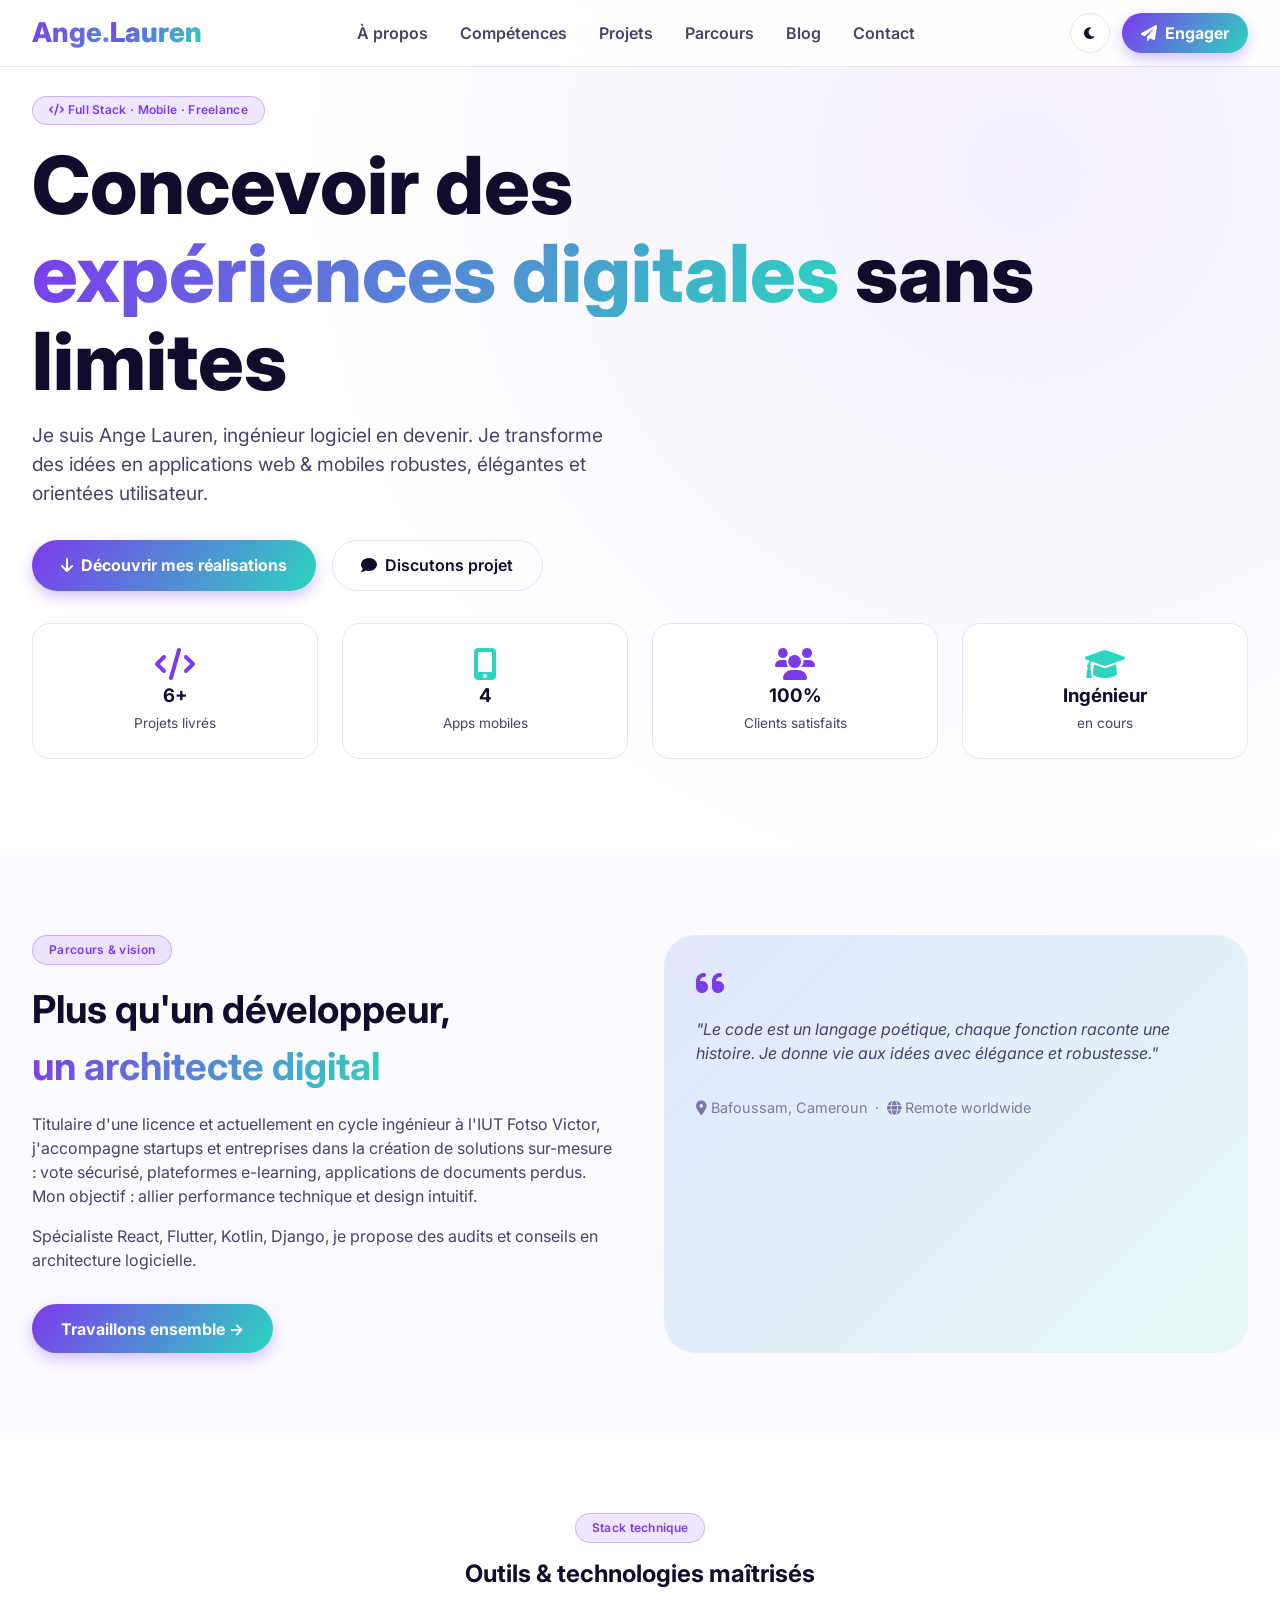
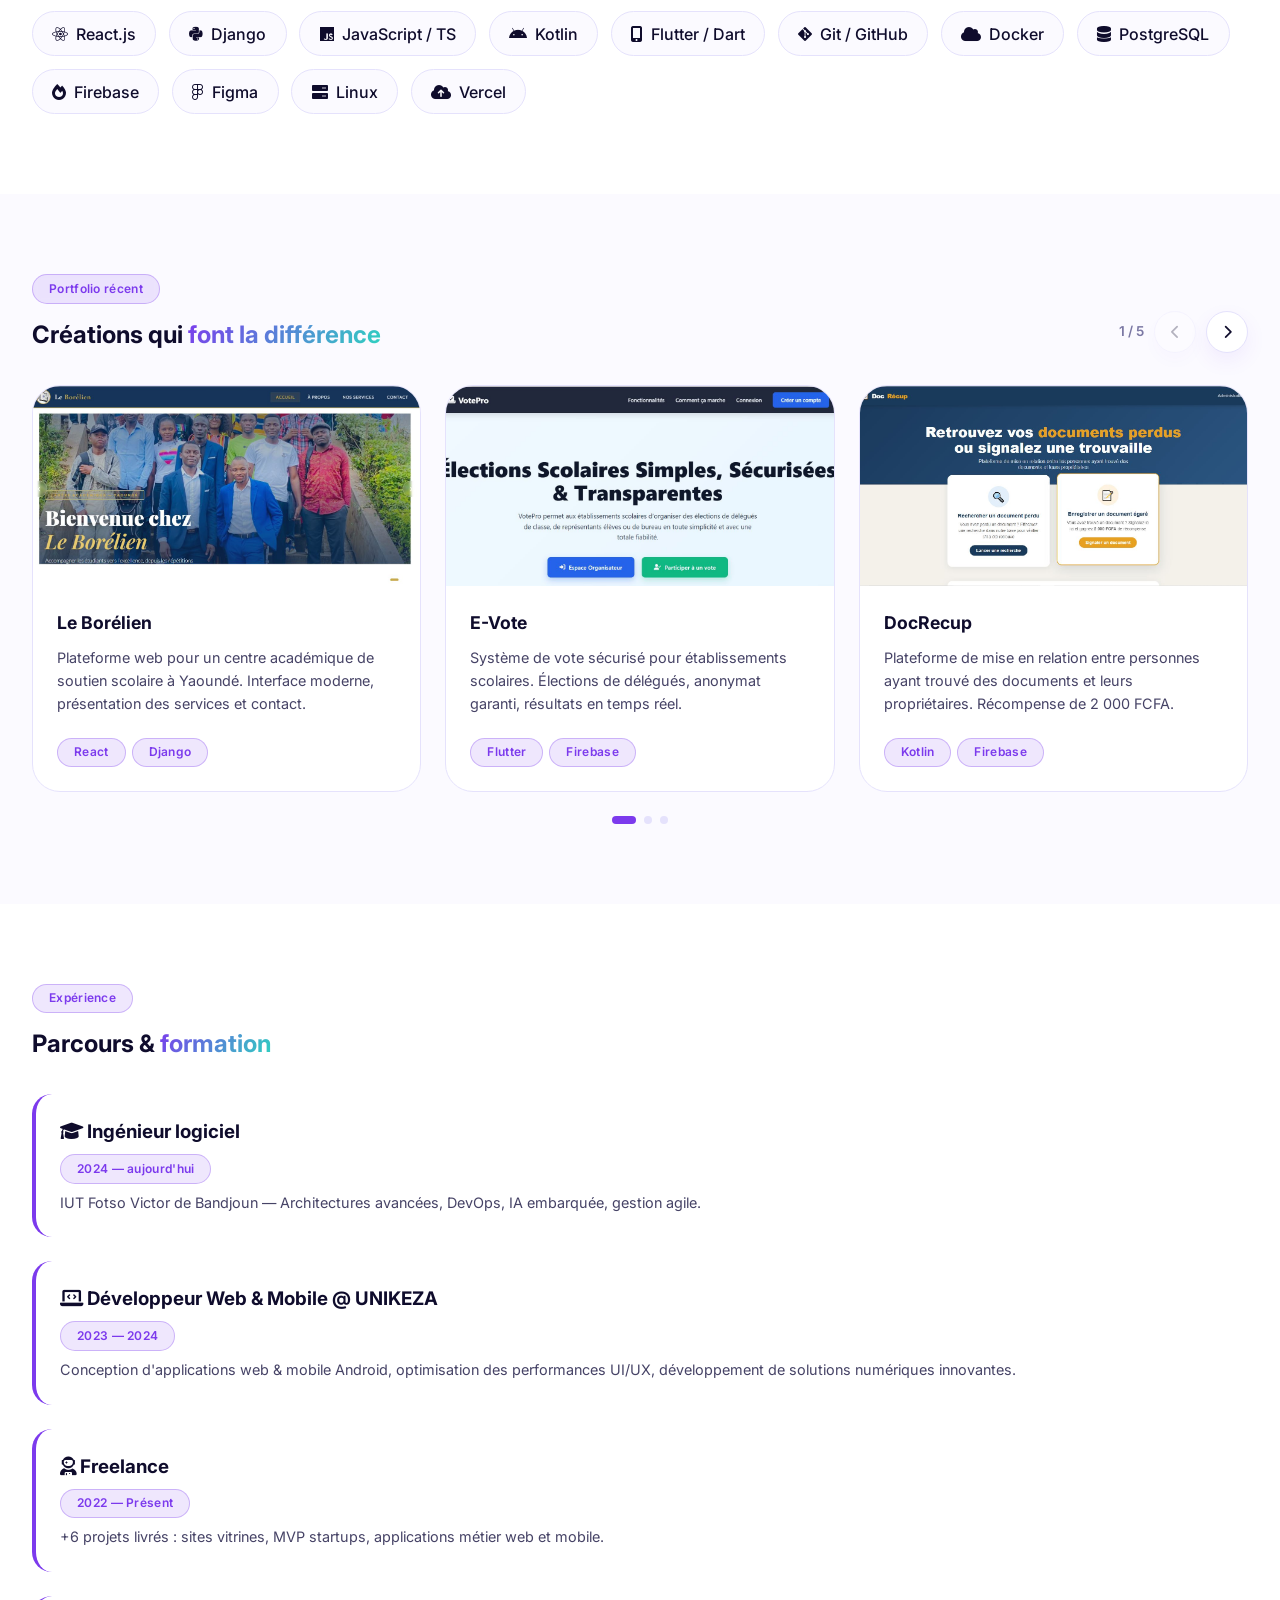
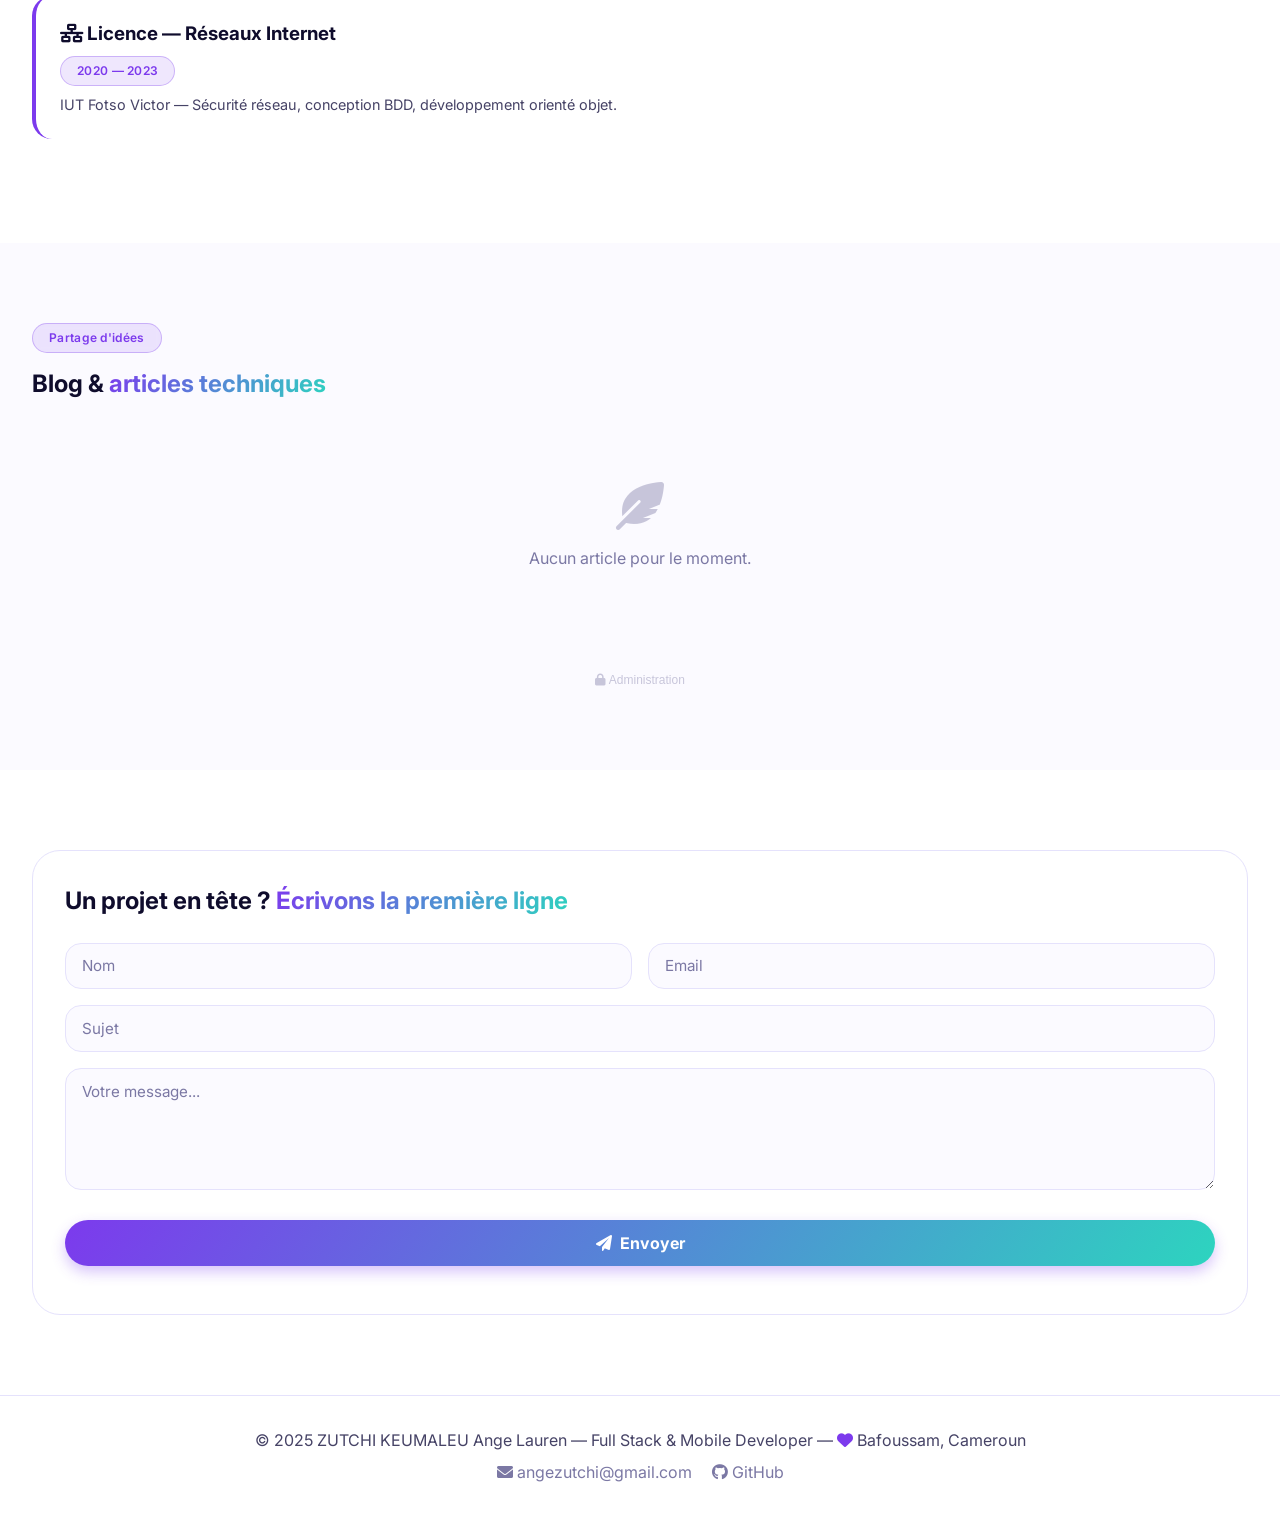
<file: index.html>
<!DOCTYPE html>
<html lang="fr" data-theme="light">
<head>
  <meta charset="UTF-8">
  <meta name="viewport" content="width=device-width, initial-scale=1.0">
  <title>Ange Lauren · Full Stack & Mobile Dev · Portfolio</title>
  <link href="https://fonts.googleapis.com/css2?family=Inter:opsz,wght@14..32,300;14..32,400;14..32,600;14..32,700;14..32,800&display=swap" rel="stylesheet">
  <link rel="stylesheet" href="https://cdnjs.cloudflare.com/ajax/libs/font-awesome/6.0.0-beta3/css/all.min.css">
  <link rel="stylesheet" href="style.css">
</head>
<body>

  <!-- ═══ NAV ═══ -->
  <nav>
    <div class="logo">Ange.<span class="grad-text">Lauren</span></div>
    <ul class="nav-links">
      <li><a href="#about">À propos</a></li>
      <li><a href="#skills">Compétences</a></li>
      <li><a href="#projects">Projets</a></li>
      <li><a href="#journey">Parcours</a></li>
      <li><a href="#blog">Blog</a></li>
      <li><a href="#contact">Contact</a></li>
    </ul>
    <div style="display:flex; gap:12px; align-items:center;">
      <button class="theme-toggle" id="themeToggle"><i class="fas fa-moon"></i></button>
      <a href="#contact" class="btn-primary" style="padding:0.5rem 1.2rem;"><i class="fas fa-paper-plane"></i> Engager</a>
    </div>
  </nav>

  <main>

    <!-- ═══ HERO ═══ -->
    <div class="hero">
      <div class="container">
        <span class="badge-glow"><i class="fas fa-code"></i> Full Stack · Mobile · Freelance</span>
        <h1 style="margin:1rem 0 0.5rem;">
          Concevoir des <span class="grad-text">expériences digitales</span> sans limites
        </h1>
        <p style="font-size:1.2rem; color:var(--text-muted); max-width:600px; margin:1rem 0 2rem;">
          Je suis Ange Lauren, ingénieur logiciel en devenir. Je transforme des idées en applications
          web &amp; mobiles robustes, élégantes et orientées utilisateur.
        </p>
        <div style="display:flex; gap:16px; flex-wrap:wrap;">
          <a href="#projects" class="btn-primary"><i class="fas fa-arrow-down"></i> Découvrir mes réalisations</a>
          <a href="#contact" class="btn-outline"><i class="fas fa-comment"></i> Discutons projet</a>
        </div>
        <div class="stats-grid">
          <div class="stat-card">
            <i class="fas fa-code" style="font-size:2rem; color:var(--purple);"></i>
            <h3>6+</h3><span>Projets livrés</span>
          </div>
          <div class="stat-card">
            <i class="fas fa-mobile-alt" style="font-size:2rem; color:var(--teal);"></i>
            <h3>4</h3><span>Apps mobiles</span>
          </div>
          <div class="stat-card">
            <i class="fas fa-users" style="font-size:2rem; color:var(--purple);"></i>
            <h3>100%</h3><span>Clients satisfaits</span>
          </div>
          <div class="stat-card">
            <i class="fas fa-graduation-cap" style="font-size:2rem; color:var(--teal);"></i>
            <h3>Ingénieur</h3><span>en cours</span>
          </div>
        </div>
      </div>
    </div>

    <!-- ═══ À PROPOS ═══ -->
    <section id="about" style="background:var(--bg-secondary);">
      <div class="container">
        <div class="about-grid" style="display:grid; grid-template-columns:1fr 1fr; gap:3rem;">
          <div>
            <span class="badge-glow">Parcours &amp; vision</span>
            <h2 style="font-size:2.4rem; margin:1rem 0; color:var(--text);">
              Plus qu'un développeur, <span class="grad-text">un architecte digital</span>
            </h2>
            <p style="color:var(--text-muted);">
              Titulaire d'une licence et actuellement en cycle ingénieur à l'IUT Fotso Victor,
              j'accompagne startups et entreprises dans la création de solutions sur-mesure :
              vote sécurisé, plateformes e-learning, applications de documents perdus.
              Mon objectif : allier performance technique et design intuitif.
            </p>
            <p style="margin-top:1rem; color:var(--text-muted);">
              Spécialiste React, Flutter, Kotlin, Django, je propose des audits et conseils
              en architecture logicielle.
            </p>
            <div style="margin-top:2rem;">
              <a href="#contact" class="btn-primary">Travaillons ensemble →</a>
            </div>
          </div>
          <div class="about-quote">
            <i class="fas fa-quote-left" style="font-size:2rem; color:var(--purple);"></i>
            <p>
              "Le code est un langage poétique, chaque fonction raconte une histoire.
              Je donne vie aux idées avec élégance et robustesse."
            </p>
            <div class="location">
              <i class="fas fa-map-marker-alt"></i> Bafoussam, Cameroun &nbsp;·&nbsp;
              <i class="fas fa-globe"></i> Remote worldwide
            </div>
          </div>
        </div>
      </div>
    </section>

    <!-- ═══ COMPÉTENCES ═══ -->
    <section id="skills">
      <div class="container">
        <div style="text-align:center;">
          <span class="badge-glow">Stack technique</span>
          <h2 style="color:var(--text); margin-top:0.8rem;">Outils &amp; technologies maîtrisés</h2>
        </div>
        <div class="skill-cloud">
          <span class="skill-tag"><i class="fab fa-react"></i> React.js</span>
          <span class="skill-tag"><i class="fab fa-python"></i> Django</span>
          <span class="skill-tag"><i class="fab fa-js"></i> JavaScript / TS</span>
          <span class="skill-tag"><i class="fab fa-android"></i> Kotlin</span>
          <span class="skill-tag"><i class="fas fa-mobile-alt"></i> Flutter / Dart</span>
          <span class="skill-tag"><i class="fab fa-git-alt"></i> Git / GitHub</span>
          <span class="skill-tag"><i class="fas fa-cloud"></i> Docker</span>
          <span class="skill-tag"><i class="fas fa-database"></i> PostgreSQL</span>
          <span class="skill-tag"><i class="fas fa-fire"></i> Firebase</span>
          <span class="skill-tag"><i class="fab fa-figma"></i> Figma</span>
          <span class="skill-tag"><i class="fas fa-server"></i> Linux</span>
          <span class="skill-tag"><i class="fas fa-cloud-upload-alt"></i> Vercel</span>
        </div>
      </div>
    </section>

    <!-- ═══ PROJETS ═══ -->
    <section id="projects" style="background:var(--bg-secondary);">
      <div class="container">
        <div style="display:flex; justify-content:space-between; align-items:flex-end; flex-wrap:wrap; gap:1rem;">
          <div>
            <span class="badge-glow">Portfolio récent</span>
            <h2 style="color:var(--text); margin-top:0.8rem;">
              Créations qui <span class="grad-text">font la différence</span>
            </h2>
          </div>
          <div style="display:flex; align-items:center; gap:10px;">
            <span id="carousel-counter" style="font-size:0.85rem; color:var(--text-light); font-weight:600;">1 / 5</span>
            <button class="carousel-arrow" id="carousel-prev" aria-label="Précédent">
              <i class="fas fa-chevron-left"></i>
            </button>
            <button class="carousel-arrow" id="carousel-next" aria-label="Suivant">
              <i class="fas fa-chevron-right"></i>
            </button>
          </div>
        </div>

        <!-- Wrapper carrousel -->
        <div class="carousel-outer" style="margin-top:2rem;">
          <div class="carousel-track" id="carouselTrack">

            <!-- Le Borélien -->
            <div class="project-card carousel-item">
              <div class="project-img">
                <img src="borelien.jpg" alt="Le Borélien — centre de soutien scolaire">
              </div>
              <div class="project-body">
                <h3>Le Borélien</h3>
                <p>Plateforme web pour un centre académique de soutien scolaire à Yaoundé. Interface moderne, présentation des services et contact.</p>
                <div style="margin-top:0.8rem; display:flex; gap:6px; flex-wrap:wrap;">
                  <span class="badge-glow">React</span>
                  <span class="badge-glow">Django</span>
                </div>
              </div>
            </div>

            <!-- E-Vote -->
            <div class="project-card carousel-item">
              <div class="project-img">
                <img src="evote.jpg" alt="E-Vote — élections scolaires sécurisées">
              </div>
              <div class="project-body">
                <h3>E-Vote</h3>
                <p>Système de vote sécurisé pour établissements scolaires. Élections de délégués, anonymat garanti, résultats en temps réel.</p>
                <div style="margin-top:0.8rem; display:flex; gap:6px; flex-wrap:wrap;">
                  <span class="badge-glow">Flutter</span>
                  <span class="badge-glow">Firebase</span>
                </div>
              </div>
            </div>

            <!-- DocRecup -->
            <div class="project-card carousel-item">
              <div class="project-img">
                <img src="docrecup.jpg" alt="DocRecup — documents perdus">
              </div>
              <div class="project-body">
                <h3>DocRecup</h3>
                <p>Plateforme de mise en relation entre personnes ayant trouvé des documents et leurs propriétaires. Récompense de 2 000 FCFA.</p>
                <div style="margin-top:0.8rem; display:flex; gap:6px; flex-wrap:wrap;">
                  <span class="badge-glow">Kotlin</span>
                  <span class="badge-glow">Firebase</span>
                </div>
              </div>
            </div>

            <!-- QueueCare -->
            <div class="project-card carousel-item">
              <div class="project-img">
                <img src="queuecare.jpg" alt="QueueCare — gestion des files d'attente">
              </div>
              <div class="project-body">
                <h3>QueueCare</h3>
                <p>Application de gestion des files d'attente hospitalières. Tableau de bord médecin, statistiques et estimation des durées.</p>
                <div style="margin-top:0.8rem; display:flex; gap:6px; flex-wrap:wrap;">
                  <span class="badge-glow">PHP MVC</span>
                  <span class="badge-glow">MySQL</span>
                  <span class="badge-glow">Android</span>
                </div>
              </div>
            </div>

            <!-- PhoneStore -->
            <div class="project-card carousel-item">
              <div class="project-img">
                <img src="phonestore.jpg" alt="PhoneStore — vente de téléphones en ligne">
              </div>
              <div class="project-body">
                <h3>PhoneStore</h3>
                <p>Application e-commerce de vente de téléphones portables. Tableau de bord admin, gestion des produits, commandes et chiffre d'affaires.</p>
                <div style="margin-top:0.8rem; display:flex; gap:6px; flex-wrap:wrap;">
                  <span class="badge-glow">React</span>
                  <span class="badge-glow">Django</span>
                  <span class="badge-glow">PostgreSQL</span>
                </div>
              </div>
            </div>

          </div><!-- end track -->
        </div><!-- end outer -->

        <!-- Dots -->
        <div class="carousel-dots" id="carouselDots"></div>

      </div>
    </section>

    <!-- ═══ PARCOURS ═══ -->
    <section id="journey">
      <div class="container">
        <div>
          <span class="badge-glow">Expérience</span>
          <h2 style="color:var(--text); margin-top:0.8rem;">Parcours &amp; <span class="grad-text">formation</span></h2>
        </div>
        <div style="margin-top:2rem;">

          <div class="timeline-item">
            <h3><i class="fas fa-graduation-cap"></i> Ingénieur logiciel</h3>
            <span class="badge-glow">2024 — aujourd'hui</span>
            <p>IUT Fotso Victor de Bandjoun — Architectures avancées, DevOps, IA embarquée, gestion agile.</p>
          </div>

          <div class="timeline-item">
            <h3><i class="fas fa-laptop-code"></i> Développeur Web &amp; Mobile @ UNIKEZA</h3>
            <span class="badge-glow">2023 — 2024</span>
            <p>Conception d'applications web &amp; mobile Android, optimisation des performances UI/UX, développement de solutions numériques innovantes.</p>
          </div>

          <div class="timeline-item">
            <h3><i class="fas fa-user-astronaut"></i> Freelance</h3>
            <span class="badge-glow">2022 — Présent</span>
            <p>+6 projets livrés : sites vitrines, MVP startups, applications métier web et mobile.</p>
          </div>

          <div class="timeline-item">
            <h3><i class="fas fa-network-wired"></i> Licence — Réseaux Internet</h3>
            <span class="badge-glow">2020 — 2023</span>
            <p>IUT Fotso Victor — Sécurité réseau, conception BDD, développement orienté objet.</p>
          </div>

        </div>
      </div>
    </section>

    <!-- ═══ BLOG ═══ -->
    <section id="blog" style="background:var(--bg-secondary);">
      <div class="container">
        <div class="blog-header">
          <div>
            <span class="badge-glow">Partage d'idées</span>
            <h2 style="color:var(--text); margin-top:0.8rem;">
              Blog &amp; <span class="grad-text">articles techniques</span>
            </h2>
          </div>
          <div style="display:flex; align-items:center; gap:10px;">
            <span class="admin-badge" id="adminBadge" style="display:none;">
              <i class="fas fa-shield-alt"></i> Admin
            </span>
            <button id="logoutBtn" class="btn-outline" style="display:none; padding:0.4rem 1rem; font-size:0.85rem;">
              <i class="fas fa-sign-out-alt"></i> Déconnexion
            </button>
            <button id="openBlogModal" class="btn-primary" style="display:none;">
              <i class="fas fa-pen-fancy"></i> Rédiger un article
            </button>
          </div>
        </div>

        <div id="blogContainer" class="grid-3"></div>

        <!-- Bouton discret connexion admin -->
        <div style="text-align:center; margin-top:3rem;">
          <button id="adminLoginBtn" style="background:none; border:none; cursor:pointer; color:var(--text-light); font-size:0.75rem; opacity:0.4;">
            <i class="fas fa-lock"></i> Administration
          </button>
        </div>

      </div>
    </section>

    <!-- ═══ CONTACT ═══ -->
    <section id="contact">
      <div class="container">
        <div class="contact-form">
          <h3>Un projet en tête ? <span class="grad-text">Écrivons la première ligne</span></h3>
          <form id="fs-form" action="https://formspree.io/f/xykobynq" method="POST" style="margin-top:1.5rem;">
            <div class="form-row">
              <input class="form-input" type="text" name="name" placeholder="Nom" required>
              <input class="form-input" type="email" name="email" placeholder="Email" required>
            </div>
            <input class="form-input" type="text" name="subject" placeholder="Sujet" style="margin-bottom:1rem;">
            <textarea class="form-input" name="message" rows="5" placeholder="Votre message..." required style="resize:vertical;"></textarea>
            <button type="submit" class="btn-primary" style="margin-top:1.5rem; width:100%; justify-content:center;">
              <i class="fas fa-paper-plane"></i> Envoyer
            </button>
            <p id="formFeedback" style="margin-top:1rem; font-size:0.85rem; text-align:center;"></p>
          </form>
        </div>
      </div>
    </section>

  </main>

  <!-- ═══ FOOTER ═══ -->
  <footer>
    <p>© 2025 ZUTCHI KEUMALEU Ange Lauren — Full Stack &amp; Mobile Developer — <i class="fas fa-heart" style="color:var(--purple);"></i> Bafoussam, Cameroun</p>
    <div style="margin-top:0.5rem;">
      <a href="mailto:angezutchi@gmail.com"><i class="fas fa-envelope"></i> angezutchi@gmail.com</a>
      <a href="https://github.com/angezutchi-max" target="_blank" rel="noopener"><i class="fab fa-github"></i> GitHub</a>
    </div>
  </footer>

  <!-- ═══ MODAL AUTH ADMIN ═══ -->
  <div id="authModal" class="modal">
    <div class="modal-card auth-modal-inner">
      <button class="modal-close" id="closeAuthModal">&times;</button>
      <h3><i class="fas fa-shield-alt" style="color:var(--purple);"></i> Espace Administration</h3>
      <p style="color:var(--text-muted); font-size:0.85rem; margin:0.5rem 0 1.2rem;">
        Entrez le mot de passe pour accéder à la rédaction d'articles.
      </p>
      <input type="password" id="authPassword" placeholder="Mot de passe" class="form-input">
      <p class="auth-error" id="authError">❌ Mot de passe incorrect.</p>
      <button id="authSubmitBtn" class="btn-primary" style="width:100%; justify-content:center; margin-top:0.5rem;">
        <i class="fas fa-unlock"></i> Se connecter
      </button>
    </div>
  </div>

  <!-- ═══ MODAL ÉCRITURE ═══ -->
  <div id="blogModal" class="modal">
    <div class="modal-card">
      <button class="modal-close" id="closeModalBtn">&times;</button>
      <h3 id="modalTitle">✍️ Nouvel article</h3>
      <input type="text" id="articleTitle" placeholder="Titre de l'article *">
      <select id="articleCategory">
        <option>Dev Web</option>
        <option>Mobile</option>
        <option>Astuces</option>
        <option>Carrière</option>
        <option>Tech</option>
      </select>
      <input type="text" id="articleExcerpt" placeholder="Résumé (affiché sur la carte)">
      <textarea id="articleContent" rows="8" placeholder="Contenu complet de l'article..."></textarea>
      <div style="display:flex; gap:1rem;">
        <button id="saveArticleBtn" class="btn-primary"><i class="fas fa-paper-plane"></i> Publier</button>
        <button id="cancelModalBtn" class="btn-outline">Annuler</button>
      </div>
    </div>
  </div>

  <!-- ═══ MODAL LECTURE ═══ -->
  <div id="readModal" class="modal">
    <div class="modal-card" style="max-width:800px;">
      <button class="modal-close" id="closeReadModal">&times;</button>
      <div id="readFullContent">
        <div id="readMeta" style="margin-bottom:1rem;"></div>
        <h2 id="readTitle" style="color:var(--text);"></h2>
        <div id="readBody" style="margin:1.2rem 0; white-space:pre-wrap; line-height:1.75; color:var(--text-muted);"></div>

        <!-- Actions lecture -->
        <div style="display:flex; gap:1rem; align-items:center; flex-wrap:wrap; margin:1rem 0;">
          <button id="likeButton" class="like-btn btn-outline" style="padding:0.4rem 1rem;">
            <i class="fas fa-heart"></i> <span id="likeCount">0</span>
          </button>
          <button id="shareButton" class="share-btn btn-outline" style="padding:0.4rem 1rem;">
            <i class="fas fa-share-alt"></i> Partager
          </button>
          <!-- Actions admin visibles uniquement si connecté -->
          <div id="adminReadActions" style="display:none; gap:8px; margin-left:auto;">
            <button class="btn-outline" style="padding:0.4rem 1rem;" onclick="editPost(currentPostIndex)">
              <i class="fas fa-edit"></i> Modifier
            </button>
          </div>
        </div>

        <!-- Commentaires -->
        <div class="comment-section">
          <h4><i class="fas fa-comment"></i> Commentaires</h4>
          <div id="commentsList"></div>
          <input type="text" id="commenterName" placeholder="Votre prénom (optionnel)"
            style="width:100%; background:var(--bg-secondary); border:1px solid var(--border); border-radius:1rem; padding:0.6rem; margin:0.5rem 0; color:var(--text); font-family:'Inter',sans-serif;">
          <textarea id="newComment" rows="2" placeholder="Laisser un commentaire..."
            style="width:100%; background:var(--bg-secondary); border:1px solid var(--border); border-radius:1rem; padding:0.6rem; margin:0.5rem 0; color:var(--text); font-family:'Inter',sans-serif;"></textarea>
          <button id="addCommentBtn" class="btn-primary" style="padding:0.5rem 1rem;">
            <i class="fas fa-paper-plane"></i> Ajouter
          </button>
        </div>
      </div>
    </div>
  </div>

  <script src="script.js"></script>
</body>
</html>
</file>
<file: style.css>
/* ═══════════════════════════════════════
   VARIABLES — LIGHT
═══════════════════════════════════════ */
:root, [data-theme="light"] {
  --bg: #ffffff;
  --bg-secondary: #fbfaff;
  --card-bg: #ffffff;
  --text: #0f0c2c;
  --text-muted: #464366;
  --text-light: #7b78a4;
  --border: #e5e2fc;
  --grad-primary: linear-gradient(125deg, #7c3aed 0%, #2dd4bf 100%);
  --grad-secondary: linear-gradient(125deg, #f97316, #ec4899);
  --purple: #7c3aed;
  --teal: #2dd4bf;
  --shadow-sm: 0 8px 20px rgba(124,58,237,0.08);
  --shadow-md: 0 16px 32px rgba(0,0,0,0.05), 0 6px 12px rgba(124,58,237,0.08);
  --radius-card: 28px;
  --radius-sm: 18px;
}

/* ═══════════════════════════════════════
   VARIABLES — DARK
═══════════════════════════════════════ */
[data-theme="dark"] {
  --bg: #070614;
  --bg-secondary: #0e0c1c;
  --card-bg: #141128;
  --text: #f0f0ff;
  --text-muted: #b9b6e3;
  --text-light: #8c89b8;
  --border: #26224a;
  --grad-primary: linear-gradient(125deg, #a78bfa, #2dd4bf);
  --purple: #a78bfa;
  --teal: #5eead4;
  --shadow-sm: 0 8px 20px rgba(0,0,0,0.4);
  --shadow-md: 0 16px 32px rgba(0,0,0,0.5);
}

/* ═══════════════════════════════════════
   RESET & BASE
═══════════════════════════════════════ */
* { margin: 0; padding: 0; box-sizing: border-box; }

body {
  font-family: 'Inter', sans-serif;
  background: var(--bg);
  color: var(--text);
  transition: background 0.25s, color 0.25s;
  line-height: 1.5;
  scroll-behavior: smooth;
}

.container {
  max-width: 1280px;
  margin: 0 auto;
  padding: 0 2rem;
}

section { padding: 5rem 0; }

/* ═══════════════════════════════════════
   UTILITAIRES
═══════════════════════════════════════ */
.grad-text {
  background: var(--grad-primary);
  background-clip: text;
  -webkit-background-clip: text;
  color: transparent;
  display: inline-block;
}

.badge-glow {
  display: inline-block;
  background: rgba(124,58,237,0.12);
  backdrop-filter: blur(4px);
  padding: 0.3rem 1rem;
  border-radius: 40px;
  font-size: 0.75rem;
  font-weight: 600;
  color: var(--purple);
  letter-spacing: 0.3px;
  border: 1px solid rgba(124,58,237,0.3);
}

/* ═══════════════════════════════════════
   NAV
═══════════════════════════════════════ */
nav {
  position: fixed;
  top: 0; left: 0;
  width: 100%;
  background: rgba(255,255,255,0.85);
  backdrop-filter: blur(16px);
  z-index: 999;
  border-bottom: 1px solid var(--border);
  padding: 0.8rem 2rem;
  display: flex;
  justify-content: space-between;
  align-items: center;
  flex-wrap: wrap;
  transition: background 0.25s;
}

[data-theme="dark"] nav {
  background: rgba(7,6,20,0.85);
}

.logo {
  font-weight: 800;
  font-size: 1.7rem;
  background: var(--grad-primary);
  background-clip: text;
  -webkit-background-clip: text;
  color: transparent;
}

.nav-links {
  display: flex;
  gap: 2rem;
  list-style: none;
}

.nav-links a {
  text-decoration: none;
  font-weight: 600;
  color: var(--text-muted);
  transition: 0.2s;
}

.nav-links a:hover { color: var(--purple); }

.theme-toggle {
  background: var(--card-bg);
  border: 1px solid var(--border);
  border-radius: 50%;
  width: 40px; height: 40px;
  display: flex;
  align-items: center;
  justify-content: center;
  cursor: pointer;
  color: var(--text);
  transition: background 0.2s;
}

/* ═══════════════════════════════════════
   BOUTONS
═══════════════════════════════════════ */
.btn-primary {
  background: var(--grad-primary);
  border: none;
  padding: 0.8rem 1.8rem;
  border-radius: 40px;
  font-weight: 700;
  color: white;
  display: inline-flex;
  align-items: center;
  gap: 8px;
  cursor: pointer;
  transition: 0.2s;
  box-shadow: 0 6px 14px rgba(124, 58, 237, 0.3);
  text-decoration: none;
  font-family: 'Inter', sans-serif;
  font-size: 1rem;
}

.btn-primary:hover { opacity: 0.9; transform: translateY(-2px); }

.btn-outline {
  background: transparent;
  border: 1.5px solid var(--border);
  padding: 0.8rem 1.8rem;
  border-radius: 40px;
  font-weight: 600;
  color: var(--text);
  display: inline-flex;
  align-items: center;
  gap: 8px;
  cursor: pointer;
  transition: 0.2s;
  text-decoration: none;
  font-family: 'Inter', sans-serif;
  font-size: 1rem;
}

.btn-outline:hover { border-color: var(--purple); color: var(--purple); }

/* ═══════════════════════════════════════
   HERO
═══════════════════════════════════════ */
.hero {
  min-height: 95vh;
  display: flex;
  align-items: center;
  background: radial-gradient(circle at 80% 20%, rgba(124, 58, 237, 0.08), transparent 60%);
}

.hero h1 {
  font-size: clamp(3rem, 8vw, 5rem);
  font-weight: 800;
  line-height: 1.1;
  color: var(--text);
}

.stats-grid {
  display: grid;
  grid-template-columns: repeat(4, 1fr);
  gap: 1.5rem;
  margin-top: 2rem;
}

.stat-card {
  background: var(--card-bg);
  border: 1px solid var(--border);
  border-radius: var(--radius-sm);
  padding: 1.5rem;
  text-align: center;
  color: var(--text);
}

.stat-card h3 { color: var(--text); }
.stat-card span { color: var(--text-muted); font-size: 0.85rem; }

/* ═══════════════════════════════════════
   SKILLS
═══════════════════════════════════════ */
.skill-cloud {
  display: flex;
  flex-wrap: wrap;
  gap: 0.8rem;
  margin-top: 1.2rem;
}

.skill-tag {
  background: var(--bg-secondary);
  border: 1px solid var(--border);
  border-radius: 60px;
  padding: 0.6rem 1.2rem;
  font-weight: 500;
  display: inline-flex;
  align-items: center;
  gap: 8px;
  color: var(--text);
}

/* ═══════════════════════════════════════
   CARTES PROJETS & BLOG
═══════════════════════════════════════ */
.project-card,
.blog-card {
  background: var(--card-bg);
  border: 1px solid var(--border);
  border-radius: var(--radius-card);
  overflow: hidden;
  transition: all 0.3s ease;
  height: 100%;
  display: flex;
  flex-direction: column;
  color: var(--text);
}

.project-card:hover,
.blog-card:hover {
  transform: translateY(-8px);
  box-shadow: var(--shadow-md);
  border-color: var(--purple);
}

.project-img {
  height: 200px;
  background-size: cover;
  background-position: center;
  display: flex;
  align-items: center;
  justify-content: center;
  font-size: 3rem;
  overflow: hidden;
}

.project-img img {
  width: 100%;
  height: 100%;
  object-fit: cover;
  display: block;
}

.project-body {
  padding: 1.5rem;
  flex: 1;
  display: flex;
  flex-direction: column;
  gap: 0.6rem;
}

.project-body h3 { color: var(--text); font-size: 1.1rem; }
.project-body p { color: var(--text-muted); font-size: 0.9rem; line-height: 1.6; flex: 1; }

.grid-3 {
  display: grid;
  grid-template-columns: repeat(auto-fill, minmax(300px, 1fr));
  gap: 2rem;
}

/* ═══════════════════════════════════════
   TIMELINE
═══════════════════════════════════════ */
.timeline-item {
  background: var(--card-bg);
  border-left: 4px solid var(--purple);
  padding: 1.5rem;
  margin-bottom: 1.5rem;
  border-radius: 20px;
  color: var(--text);
}

.timeline-item h3 { color: var(--text); margin-bottom: 0.5rem; }
.timeline-item p { color: var(--text-muted); margin-top: 0.5rem; font-size: 0.9rem; }

/* ═══════════════════════════════════════
   BLOG
═══════════════════════════════════════ */
.blog-header {
  display: flex;
  justify-content: space-between;
  align-items: center;
  flex-wrap: wrap;
  gap: 1rem;
  margin-bottom: 2rem;
}

.blog-card-body {
  padding: 1.2rem;
  flex: 1;
  display: flex;
  flex-direction: column;
}

.blog-card-body h3 { color: var(--text); margin: 0.5rem 0; font-size: 1rem; }
.blog-card-body p { color: var(--text-muted); font-size: 0.85rem; line-height: 1.6; flex: 1; }

.blog-card-img {
  height: 140px;
  display: flex;
  align-items: center;
  justify-content: center;
  font-size: 2.5rem;
}

.blog-actions {
  display: flex;
  justify-content: space-between;
  align-items: center;
  margin-top: 1rem;
}

/* ═══════════════════════════════════════
   CONTACT
═══════════════════════════════════════ */
.contact-form {
  background: var(--card-bg);
  border-radius: var(--radius-card);
  padding: 2rem;
  border: 1px solid var(--border);
  color: var(--text);
}

.contact-form h3 { color: var(--text); margin-bottom: 1.5rem; font-size: 1.5rem; }

.form-input {
  width: 100%;
  background: var(--bg-secondary);
  border: 1px solid var(--border);
  padding: 0.8rem 1rem;
  border-radius: 1rem;
  color: var(--text);
  font-family: 'Inter', sans-serif;
  font-size: 0.95rem;
  outline: none;
  transition: border-color 0.2s;
}

.form-input:focus { border-color: var(--purple); }
.form-input::placeholder { color: var(--text-light); }

.form-row {
  display: grid;
  grid-template-columns: 1fr 1fr;
  gap: 1rem;
  margin-bottom: 1rem;
}

/* ═══════════════════════════════════════
   FOOTER
═══════════════════════════════════════ */
footer {
  border-top: 1px solid var(--border);
  padding: 2rem;
  text-align: center;
  color: var(--text-muted);
}

footer a { color: var(--text-light); margin: 0 0.5rem; text-decoration: none; }
footer a:hover { color: var(--purple); }

/* ═══════════════════════════════════════
   MODALS
═══════════════════════════════════════ */
.modal {
  display: none;
  position: fixed;
  inset: 0;
  background: rgba(0, 0, 0, 0.75);
  backdrop-filter: blur(8px);
  align-items: center;
  justify-content: center;
  z-index: 1000;
  overflow-y: auto;
  padding: 1rem;
}

.modal.open { display: flex; }

.modal-card {
  background: var(--bg);
  max-width: 750px;
  width: 90%;
  border-radius: 2rem;
  padding: 2rem;
  border: 1px solid var(--border);
  position: relative;
  max-height: 90vh;
  overflow-y: auto;
  color: var(--text);
}

.modal-card h3,
.modal-card h2 { color: var(--text); margin-bottom: 1.2rem; }

.modal-card input,
.modal-card textarea,
.modal-card select {
  width: 100%;
  background: var(--bg-secondary);
  border: 1px solid var(--border);
  padding: 0.8rem;
  border-radius: 1rem;
  color: var(--text);
  margin-bottom: 1rem;
  font-family: 'Inter', sans-serif;
  font-size: 0.95rem;
  outline: none;
}

.modal-card input:focus,
.modal-card textarea:focus { border-color: var(--purple); }

.modal-close {
  position: absolute;
  top: 1rem; right: 1.2rem;
  font-size: 1.8rem;
  cursor: pointer;
  background: none;
  border: none;
  color: var(--text-light);
  line-height: 1;
}

.modal-close:hover { color: var(--purple); }

/* Modal auth */
.auth-modal-inner {
  max-width: 400px;
  text-align: center;
}

.auth-modal-inner h3 { font-size: 1.4rem; }
.auth-error { color: #f97316; font-size: 0.85rem; margin-top: 0.5rem; display: none; }

/* ═══════════════════════════════════════
   COMMENTAIRES
═══════════════════════════════════════ */
.comment-section {
  margin-top: 2rem;
  border-top: 1px solid var(--border);
  padding-top: 1.5rem;
}

.comment-section h4 { color: var(--text); margin-bottom: 1rem; }

.comment-item {
  background: var(--bg-secondary);
  border-radius: 1rem;
  padding: 0.8rem;
  margin-bottom: 0.8rem;
}

.comment-item strong { color: var(--text); }
.comment-item p { color: var(--text-muted); margin-top: 4px; font-size: 0.9rem; }
.comment-item small { color: var(--text-light); font-size: 0.75rem; }

.like-btn { cursor: pointer; transition: 0.2s; }
.like-btn.liked { color: #ec4899; }
.share-btn { cursor: pointer; }

/* Admin badge */
.admin-badge {
  display: inline-flex;
  align-items: center;
  gap: 6px;
  background: rgba(124,58,237,0.15);
  color: var(--purple);
  border: 1px solid rgba(124,58,237,0.3);
  border-radius: 30px;
  padding: 0.25rem 0.8rem;
  font-size: 0.72rem;
  font-weight: 700;
}

/* ═══════════════════════════════════════
   ABOUT quote box
═══════════════════════════════════════ */
.about-quote {
  background: linear-gradient(135deg, #e0e7ff, #e6f7f5);
  border-radius: 2rem;
  padding: 2rem;
  color: var(--text-muted);
}

[data-theme="dark"] .about-quote {
  background: linear-gradient(135deg, #1e1640, #0a2d29);
}

.about-quote p { font-style: italic; margin-top: 1rem; color: var(--text-muted); }
.about-quote .location { margin-top: 2rem; color: var(--text-light); font-size: 0.9rem; }

/* ═══════════════════════════════════════
   RESPONSIVE
═══════════════════════════════════════ */
@media (max-width: 800px) {
  .nav-links { display: none; }
  .stats-grid { grid-template-columns: 1fr 1fr; }
  .container { padding: 0 1.2rem; }
  .form-row { grid-template-columns: 1fr; }
  .about-grid { grid-template-columns: 1fr !important; }
}

/* ═══════════════════════════════════════
   CARROUSEL PROJETS
═══════════════════════════════════════ */
.carousel-outer {
  overflow: hidden;
  width: 100%;
  cursor: grab;
  user-select: none;
}

.carousel-outer:active { cursor: grabbing; }

.carousel-track {
  display: flex;
  gap: 1.5rem;
  transition: transform 0.45s cubic-bezier(0.25, 0.46, 0.45, 0.94);
  will-change: transform;
}

.carousel-item {
  flex: 0 0 calc(33.333% - 1rem);
  min-width: 0;
}

@media (max-width: 1024px) {
  .carousel-item { flex: 0 0 calc(50% - 0.75rem); }
}

@media (max-width: 640px) {
  .carousel-item { flex: 0 0 calc(90%); }
}

/* Flèches */
.carousel-arrow {
  width: 42px; height: 42px;
  border-radius: 50%;
  border: 1.5px solid var(--border);
  background: var(--card-bg);
  color: var(--text);
  cursor: pointer;
  display: flex; align-items: center; justify-content: center;
  font-size: 14px;
  transition: all 0.2s;
  box-shadow: var(--shadow-sm);
}

.carousel-arrow:hover {
  background: var(--grad-primary);
  color: #fff;
  border-color: transparent;
  transform: scale(1.08);
}

.carousel-arrow:disabled {
  opacity: 0.3;
  cursor: default;
  transform: none;
}

/* Dots */
.carousel-dots {
  display: flex;
  justify-content: center;
  gap: 8px;
  margin-top: 1.5rem;
}

.carousel-dot {
  width: 8px; height: 8px;
  border-radius: 50%;
  background: var(--border);
  border: none;
  cursor: pointer;
  transition: all 0.25s;
  padding: 0;
}

.carousel-dot.active {
  width: 24px;
  border-radius: 4px;
  background: var(--purple);
}
</file>
